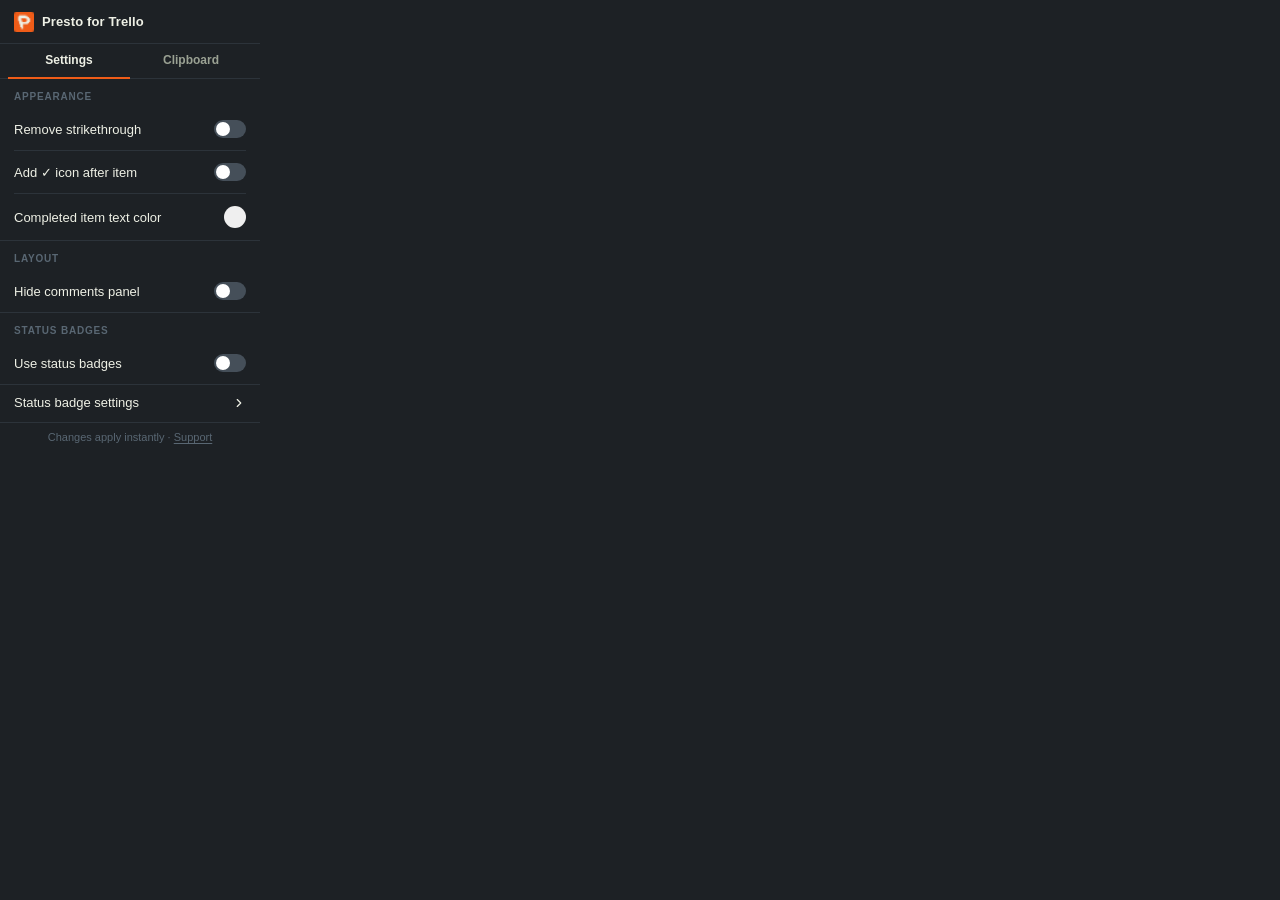
<file: extension/popup.html>
<!doctype html>
<html lang="en">
    <head>
        <meta charset="utf-8" />
        <meta name="viewport" content="width=device-width, initial-scale=1" />
        <title>Presto for Trello</title>
        <link rel="stylesheet" href="popup.css" />
    </head>
    <body>
        <div id="popup-container">
            <div id="popup-chrome">
                <header>
                    <img
                        class="header-logo"
                        src="icons/icon-16.png"
                        width="20"
                        height="20"
                        alt=""
                        aria-hidden="true" />
                    <h1>Presto for Trello</h1>
                    <span
                        id="ext-version"
                        class="ext-version"
                        aria-label="Extension version"></span>
                </header>

                <nav class="popup-tabs" role="tablist" aria-label="Popup sections">
                    <button
                        type="button"
                        id="tab-settings"
                        class="popup-tab active"
                        role="tab"
                        aria-selected="true"
                        aria-controls="view-main">
                        Settings
                    </button>
                    <button
                        type="button"
                        id="tab-clipboard"
                        class="popup-tab"
                        role="tab"
                        aria-selected="false"
                        aria-controls="view-clipboard">
                        Clipboard
                        <span
                            id="pt-staged-count"
                            class="pt-staged-count tab-count"
                            hidden></span>
                    </button>
                </nav>
            </div>

            <!-- ─── Settings view ──────────────────────────────── -->
            <div
                id="view-main"
                class="view"
                role="tabpanel"
                aria-labelledby="tab-settings">
                <section class="feature-section" aria-labelledby="heading-appearance">
                    <div class="section-heading" id="heading-appearance"
                        >Appearance</div
                    >
                    <div class="settings">
                        <div class="row">
                            <label for="noStrikethrough"
                                >Remove strikethrough</label
                            >
                            <label class="toggle">
                                <input type="checkbox" id="noStrikethrough" />
                                <span class="toggle-track"></span>
                            </label>
                        </div>

                        <div class="row">
                            <label for="showCheckIcon"
                                >Add ✓ icon after item</label
                            >
                            <label class="toggle">
                                <input type="checkbox" id="showCheckIcon" />
                                <span class="toggle-track"></span>
                            </label>
                        </div>

                        <div class="row color-row">
                            <label>Completed item text color</label>
                            <div class="color-control">
                                <button
                                    type="button"
                                    class="swatch color-preview"
                                    id="colorPreview"
                                    title="Change color"
                                    aria-label="Change completed item color"
                                    aria-expanded="false"
                                    aria-controls="colorPickerPanel"></button>
                            </div>
                            <div
                                id="colorPickerPanel"
                                class="color-picker-panel hidden">
                                <div class="swatches">
                                    <div
                                        class="swatch"
                                        data-color=""
                                        title="Default"></div>
                                    <div
                                        class="swatch"
                                        data-color="#a6da58"
                                        style="background: #a6da58"
                                        title="Green"></div>
                                    <div
                                        class="swatch"
                                        data-color="#cecfd2"
                                        style="background: #cecfd2"
                                        title="Gray"></div>
                                    <div
                                        class="swatch"
                                        data-color="#8abeff"
                                        style="background: #8abeff"
                                        title="Blue"></div>
                                    <button
                                        type="button"
                                        class="swatch swatch-custom"
                                        title="Custom color"
                                        id="customSwatch"
                                        data-color="__custom__"
                                        aria-label="Custom color"></button>
                                </div>
                            </div>
                        </div>
                    </div>
                </section>

                <section class="feature-section" aria-labelledby="heading-layout">
                    <div class="section-heading" id="heading-layout">Layout</div>
                    <div class="settings">
                        <div class="row">
                            <label for="hideComments"
                                >Hide comments panel</label
                            >
                            <label class="toggle">
                                <input type="checkbox" id="hideComments" />
                                <span class="toggle-track"></span>
                            </label>
                        </div>
                    </div>
                </section>

                <section
                    class="feature-section"
                    aria-labelledby="heading-badges">
                    <div class="section-heading" id="heading-badges"
                        >Status badges</div
                    >
                    <div class="settings">
                        <div class="row">
                            <label for="chipsEnabled">Use status badges</label>
                            <label class="toggle">
                                <input type="checkbox" id="chipsEnabled" />
                                <span class="toggle-track"></span>
                            </label>
                        </div>
                    </div>
                    <div id="badgesNavRow">
                        <button
                            id="btn-badges"
                            class="nav-row"
                            aria-label="Open status badges settings">
                            <span class="nav-row-label"
                                >Status badge settings</span
                            >
                            <svg
                                xmlns="http://www.w3.org/2000/svg"
                                width="14"
                                height="14"
                                viewBox="0 0 24 24"
                                fill="none"
                                stroke="currentColor"
                                stroke-width="2"
                                stroke-linecap="round"
                                stroke-linejoin="round"
                                aria-hidden="true">
                                <polyline points="9 18 15 12 9 6" />
                            </svg>
                        </button>
                    </div>
                </section>

                <footer
                    >Changes apply instantly &middot;
                    <a
                        href="https://www.mcdon.co/presto"
                        target="_blank"
                        rel="noopener noreferrer"
                        >Support</a
                    ></footer
                >
            </div>

            <!-- ─── Badges view ────────────────────────────────── -->
            <div id="view-badges" class="view hidden">
                <header>
                    <button
                        id="btn-back"
                        class="icon-btn"
                        title="Back"
                        aria-label="Go back">
                        <svg
                            xmlns="http://www.w3.org/2000/svg"
                            width="15"
                            height="15"
                            viewBox="0 0 24 24"
                            fill="none"
                            stroke="currentColor"
                            stroke-width="2"
                            stroke-linecap="round"
                            stroke-linejoin="round"
                            aria-hidden="true">
                            <polyline points="15 18 9 12 15 6" />
                        </svg>
                    </button>
                    <h1>Status badges</h1>
                </header>

                <div class="chip-pack-row">
                    <label for="chipColorsEnabled">Use color badges</label>
                    <label class="toggle">
                        <input type="checkbox" id="chipColorsEnabled" />
                        <span class="toggle-track"></span>
                    </label>
                </div>

                <div id="colorBadgesSection">
                    <div class="chip-pack-row">
                        <label for="chipPack">Badge color packs</label>
                        <select id="chipPack"></select>
                    </div>

                    <div class="chip-list" id="chipList"></div>
                </div>

                <p class="hint hint-divider"
                    >Add <code>[label]</code> to any checklist item to show a
                    status badge — e.g. <code>Fix login bug [blocked]</code>.
                    Users without the extension will see the original text with
                    brackets intact.</p
                >

                <footer
                    >Changes apply instantly &middot;
                    <a
                        href="https://www.mcdon.co/presto"
                        target="_blank"
                        rel="noopener noreferrer"
                        >Support</a
                    ></footer
                >
            </div>

            <!-- ─── Clipboard view ──────────────────────────────── -->
            <div
                id="view-clipboard"
                class="view hidden"
                role="tabpanel"
                aria-labelledby="tab-clipboard">
                <div id="pt-staged-section" class="pt-staged-panel">
                    <p id="pt-staged-empty" class="hint"
                        >On a Trello card, click the clipboard icon next to a
                        checklist item, then
                        <strong>Paste (N)</strong> on another checklist.</p
                    >
                    <div
                        id="pt-staged-list"
                        class="pt-staged-list hidden"></div>
                    <div class="pt-staged-actions">
                        <button
                            type="button"
                            id="pt-staged-clear"
                            class="pt-staged-clear hidden"
                            disabled
                            >Clear all</button
                        >
                    </div>
                </div>

                <footer
                    >Changes apply instantly &middot;
                    <a
                        href="https://www.mcdon.co/presto"
                        target="_blank"
                        rel="noopener noreferrer"
                        >Support</a
                    ></footer
                >
            </div>
        </div>

        <div id="saved">Saved</div>

        <script src="popup.js"></script>
    </body>
</html>
</file>
<file: extension/popup.css>
*,
*::before,
*::after {
    box-sizing: border-box;
    margin: 0;
    padding: 0;
}

:root {
    --pt-orange: #ef5c18;
    --pt-orange-soft: rgba(239, 92, 24, 0.18);
    --pt-cream: #eef0e5;
    --pt-muted: #9aa193;
}

body {
    width: 260px;
    font-family:
        ui-sans-serif,
        -apple-system,
        BlinkMacSystemFont,
        'Segoe UI',
        sans-serif;
    font-size: 13px;
    background: #1d2125;
    color: var(--pt-cream);
}

header {
    display: flex;
    align-items: center;
    gap: 8px;
    padding: 0 14px;
    height: 44px;
    border-bottom: 1px solid #2c333a;
}

.header-logo {
    width: 20px;
    height: 20px;
    flex-shrink: 0;
    display: block;
}

header h1 {
    font-size: 13px;
    font-weight: 600;
    color: var(--pt-cream);
    letter-spacing: 0.01em;
    flex: 1;
}

.ext-version {
    font-size: 11px;
    font-weight: 600;
    color: var(--pt-muted);
    font-variant-numeric: tabular-nums;
    flex-shrink: 0;
}

.popup-tabs {
    display: flex;
    gap: 0;
    padding: 0 8px;
    border-bottom: 1px solid #2c333a;
}

.popup-tab {
    flex: 1;
    display: inline-flex;
    align-items: center;
    justify-content: center;
    gap: 6px;
    padding: 9px 8px 10px;
    background: none;
    border: none;
    border-bottom: 2px solid transparent;
    margin-bottom: -1px;
    color: var(--pt-muted);
    font-size: 12px;
    font-weight: 600;
    cursor: pointer;
    transition:
        color 0.15s,
        border-color 0.15s;
}

.popup-tab:hover {
    color: var(--pt-cream);
}

.popup-tab.active {
    color: var(--pt-cream);
    border-bottom-color: var(--pt-orange);
}

.tab-count {
    min-width: 16px;
    height: 16px;
    padding: 0 5px;
    border-radius: 8px;
    background: var(--pt-orange-soft);
    color: var(--pt-orange);
    font-size: 10px;
    font-weight: 700;
    font-variant-numeric: tabular-nums;
    line-height: 16px;
    text-align: center;
}

.tab-count.hidden,
.tab-count[hidden] {
    display: none !important;
}

/* View navigation */
.hidden {
    display: none !important;
}

.icon-btn {
    background: none;
    border: none;
    color: #596773;
    cursor: pointer;
    padding: 4px;
    border-radius: 4px;
    display: flex;
    align-items: center;
    justify-content: center;
    flex-shrink: 0;
    transition:
        color 0.15s,
        background 0.15s;
}

.icon-btn:hover {
    color: var(--pt-cream);
    background: #2c333a;
}

/* Main view chip toggle row */
.main-row {
    display: flex;
    align-items: center;
    justify-content: space-between;
    gap: 12px;
    padding: 16px 14px;
    border-bottom: 1px solid #2c333a;
}

.main-label {
    display: block;
    color: var(--pt-cream);
    font-weight: 500;
    margin-bottom: 2px;
}

.main-sublabel {
    display: block;
    font-size: 11px;
    color: #596773;
}

/* Nav row (chevron link to sub-view) */
.nav-row {
    display: flex;
    align-items: center;
    justify-content: space-between;
    width: 100%;
    padding: 10px 14px 12px;
    background: none;
    border: none;
    border-top: 1px solid #2c333a;
    color: var(--pt-cream);
    cursor: pointer;
    font-size: 13px;
    text-align: left;
    transition: background 0.15s;
}

.feature-section .nav-row {
    border-top: 1px solid #2c333a;
}

.nav-row:hover {
    background: #22272b;
}

.nav-row-label {
    flex: 1;
}

.nav-row-count {
    margin-right: 6px;
    font-variant-numeric: tabular-nums;
    color: var(--pt-orange);
    font-weight: 700;
    font-size: 12px;
}

.nav-row .pt-staged-count.hidden {
    display: none;
}

/* Hint text below nav row */
.hint {
    padding: 8px 14px 4px;
    font-size: 11px;
    color: #596773;
    line-height: 1.5;
}

.hint code {
    background: #2c333a;
    border-radius: 3px;
    padding: 1px 4px;
    font-family: ui-monospace, 'Cascadia Code', monospace;
    font-size: 10px;
    color: var(--pt-orange);
}

.settings {
    padding: 0 14px;
    display: flex;
    flex-direction: column;
}

.row {
    display: flex;
    align-items: center;
    justify-content: space-between;
    gap: 10px;
    padding: 12px 0;
    border-bottom: 1px solid #2c333a;
}

.row:last-child {
    border-bottom: none;
}

.row > label:not(.toggle) {
    flex: 1;
    color: var(--pt-cream);
    cursor: pointer;
    user-select: none;
}

/* Toggle switch */
.toggle {
    position: relative;
    width: 32px;
    height: 18px;
    flex-shrink: 0;
}

.toggle input {
    opacity: 0;
    width: 0;
    height: 0;
    position: absolute;
}

.toggle-track {
    position: absolute;
    inset: 0;
    background: #454f59;
    border-radius: 18px;
    cursor: pointer;
    transition: background 0.2s;
}

.toggle-track::after {
    content: '';
    position: absolute;
    top: 2px;
    left: 2px;
    width: 14px;
    height: 14px;
    background: #fff;
    border-radius: 50%;
    transition: transform 0.2s;
}

.toggle input:checked + .toggle-track {
    background: var(--pt-orange);
}

.toggle input:checked + .toggle-track::after {
    transform: translateX(14px);
}

/* Color swatches */
.color-row {
    flex-wrap: wrap;
    align-items: center;
    gap: 8px 10px;
}

.color-row > label {
    flex: 1;
    min-width: 0;
    margin-bottom: 0;
}

.color-control {
    display: flex;
    align-items: center;
    gap: 10px;
    flex-shrink: 0;
}

.color-preview {
    appearance: none;
    padding: 0;
    font: inherit;
    box-shadow: 0 0 0 0 transparent;
}

.color-preview:hover {
    transform: scale(1.15);
    box-shadow: 0 0 0 2px var(--pt-orange-soft);
}

.color-preview.is-open {
    border-color: #fff;
    box-shadow: 0 0 0 2px var(--pt-orange);
}

.color-picker-panel {
    flex-basis: 100%;
}

.swatches {
    display: flex;
    gap: 6px;
    flex-wrap: wrap;
}

.swatch {
    width: 22px;
    height: 22px;
    border-radius: 50%;
    border: 2px solid transparent;
    cursor: pointer;
    transition:
        border-color 0.15s,
        transform 0.15s;
}

.swatch:hover {
    transform: scale(1.15);
}

.swatch.active {
    border-color: #fff;
}

.swatch[data-color=''] {
    background: #454f59;
    position: relative;
}

.swatch[data-color='']::after {
    content: '×';
    position: absolute;
    inset: 0;
    display: grid;
    place-items: center;
    font-size: 14px;
    color: var(--pt-cream);
    line-height: 1;
}

button.swatch-custom {
    appearance: none;
    background: linear-gradient(
        to right,
        #f87171,
        #facc15,
        #4ade80,
        #8abeff,
        #c084fc
    );
    position: relative;
    overflow: hidden;
    cursor: pointer;
    padding: 0;
    font: inherit;
}

.swatch-custom input[type='color'] {
    position: absolute;
    inset: 0;
    opacity: 0;
    width: 100%;
    height: 100%;
    cursor: pointer;
    border: none;
    padding: 0;
}

footer {
    padding: 8px 14px;
    border-top: 1px solid #2c333a;
    font-size: 11px;
    color: #596773;
    text-align: center;
}

footer a {
    color: #596773;
    text-underline-offset: 2px;
}

footer a:hover {
    color: var(--pt-cream);
}

.hint-divider {
    border-top: 1px solid #2c333a;
    padding-top: 10px;
    margin-top: 2px;
}

#saved {
    display: none;
    font-size: 11px;
    color: var(--pt-orange);
    text-align: center;
    padding: 8px 14px;
}

/* Feature sections (Appearance, Layout, Status badges, Clipboard) */
.feature-section {
    border-top: 1px solid #2c333a;
}

.feature-section:first-of-type {
    border-top: none;
}

.section-heading {
    display: flex;
    align-items: center;
    justify-content: space-between;
    font-size: 10px;
    font-weight: 700;
    letter-spacing: 0.08em;
    text-transform: uppercase;
    color: #596773;
    padding: 12px 14px 6px;
}

.feature-section .section-heading {
    border-top: none;
}

.chip-preview-inline {
    display: inline-flex;
    align-items: center;
    padding: 1px 8px;
    border-radius: 20px;
    font-size: 11px;
    font-weight: 700;
    line-height: 1.6;
    letter-spacing: 0.03em;
    text-transform: none;
}

.chip-pack-row {
    display: flex;
    align-items: center;
    justify-content: space-between;
    gap: 10px;
    padding: 10px 14px;
    border-bottom: 1px solid #2c333a;
}

.chip-pack-row > label {
    color: var(--pt-cream);
    white-space: nowrap;
}

#chipPack {
    flex: 1;
    background: #2c333a;
    color: var(--pt-cream);
    border: 1px solid #454f59;
    border-radius: 4px;
    padding: 4px 6px;
    font-size: 12px;
    cursor: pointer;
    text-align: right;
}

#chipPack:focus {
    outline: 2px solid var(--pt-orange);
    outline-offset: 1px;
}

.chip-list {
    padding: 4px 14px 8px;
}

.chip-list-row {
    display: flex;
    align-items: center;
    gap: 8px;
    padding: 5px 0;
    border-bottom: 1px solid #2c333a;
}

.chip-list-row:last-child {
    border-bottom: none;
}

.chip-preview {
    display: inline-flex;
    align-items: center;
    padding: 1px 8px;
    border-radius: 20px;
    font-size: 11px;
    font-weight: 700;
    line-height: 1.6;
    letter-spacing: 0.03em;
    min-width: 56px;
    justify-content: center;
}

.chip-color-btn {
    position: relative;
    width: 20px;
    height: 20px;
    border-radius: 50%;
    border: 2px solid transparent;
    cursor: pointer;
    flex-shrink: 0;
    transition:
        border-color 0.15s,
        transform 0.15s;
    margin-left: auto;
}

.chip-color-btn:hover {
    transform: scale(1.15);
    border-color: #fff;
}

.chip-color-btn input[type='color'] {
    position: absolute;
    inset: 0;
    opacity: 0;
    width: 100%;
    height: 100%;
    cursor: pointer;
    border: none;
    padding: 0;
}

.chip-reset {
    background: none;
    border: none;
    color: #596773;
    font-size: 11px;
    cursor: pointer;
    padding: 0;
    flex-shrink: 0;
}

.chip-reset:hover {
    color: var(--pt-cream);
}

/* Clipboard tray (dedicated view) */
.pt-staged-panel {
    display: flex;
    flex-direction: column;
    min-height: 0;
}

.pt-staged-count {
    font-variant-numeric: tabular-nums;
    color: var(--pt-orange);
}

.pt-staged-list {
    padding: 0 14px 4px;
    max-height: 280px;
    overflow-y: auto;
}

.pt-staged-row {
    display: flex;
    align-items: flex-start;
    gap: 8px;
    padding: 6px 0;
    border-bottom: 1px solid #2c333a;
}

.pt-staged-row:last-child {
    border-bottom: none;
}

.pt-staged-text {
    flex: 1;
    color: var(--pt-cream);
    font-size: 12px;
    line-height: 1.4;
    word-break: break-word;
}

.pt-staged-remove {
    background: none;
    border: none;
    color: #596773;
    font-size: 11px;
    cursor: pointer;
    padding: 0 2px;
    flex-shrink: 0;
    line-height: 1.4;
}

.pt-staged-remove:hover {
    color: var(--pt-cream);
}

.pt-staged-actions {
    padding: 0 14px 10px;
}

.pt-staged-clear {
    background: none;
    border: none;
    color: #596773;
    font-size: 11px;
    font-weight: 600;
    cursor: pointer;
    padding: 0;
}

.pt-staged-clear:hover:not(:disabled) {
    color: var(--pt-cream);
}

.pt-staged-clear:disabled {
    opacity: 0.5;
    cursor: default;
}
</file>
